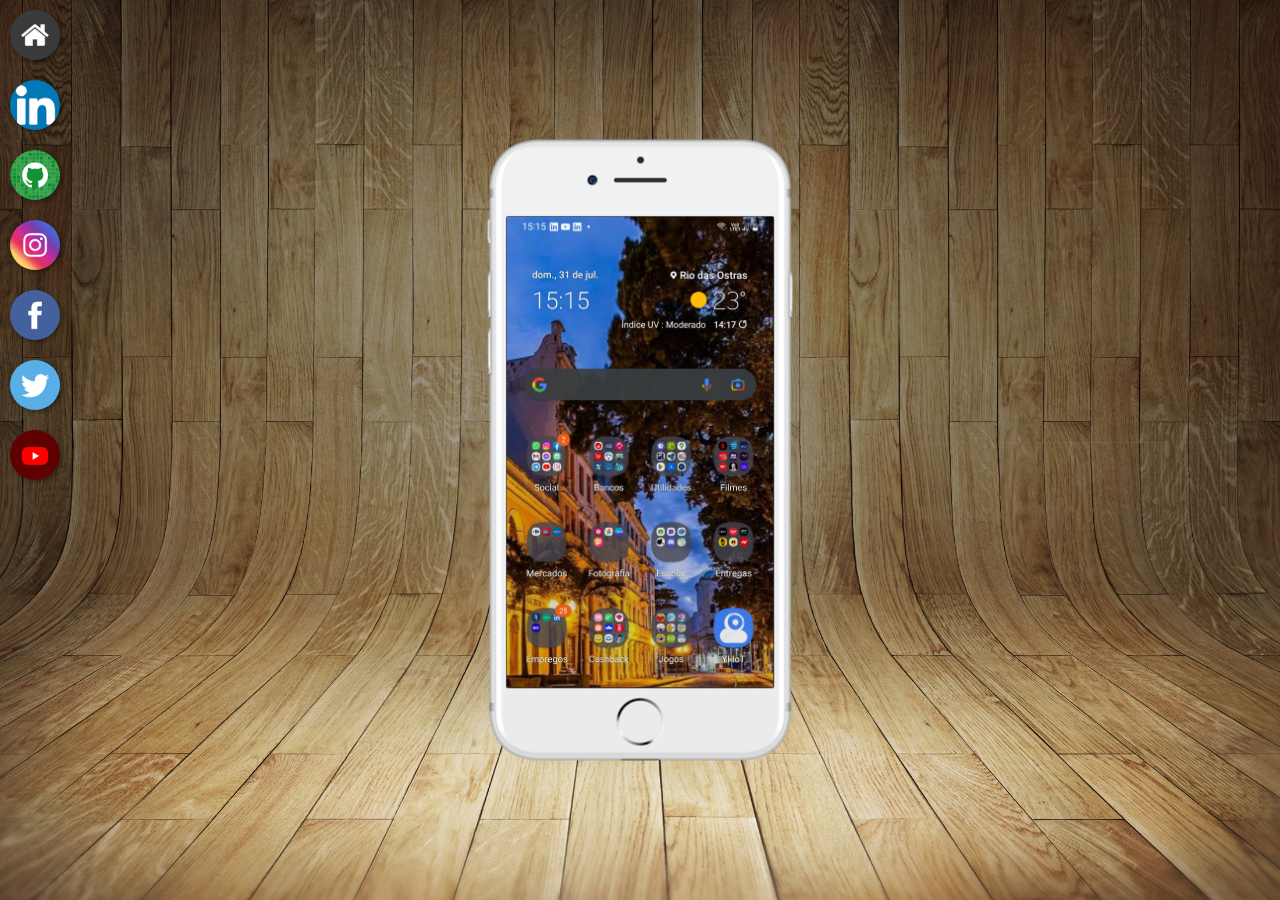
<file: index.html>
<html lang="pt-br">
<head>
    <meta charset="UTF-8">
    <meta http-equiv="X-UA-Compatible" content="IE=edge">
    <meta name="viewport" content="width=device-width, initial-scale=1.0">
    <link rel="shortcut icon" href="imagens/coracao.ico" type="image/x-icon">
    <link rel="stylesheet" href="estilos/style.css">
    <title>Projeto Redes Sociais</title>
</head>
<body>
    <main>
        <section id="telefone">
            <iframe src="home.html" name="tela" id="tela" frameborder="0">Navegador não compatível.</iframe>
        </section>
        <section id="redes-sociais">
            <a href="home.html" target="tela"><img src="imagens/logo-home.jpg" alt="home"></a><br>

            <a href="linkedin.html" target="tela"><img src="imagens/logo-linkedin.png" alt="linkedin"></a><br> 

            <a href="github.html" target="tela"><img src="imagens/logo-github.jpg" alt="github"></a><br>

            <a href="instagram.html" target="tela"><img src="imagens/logo-instagram.jpg" alt="instagram"></a><br>

            <a href="facebook.html" target="tela"><img src="imagens/logo-facebook.jpg" alt="facebook"></a><br>

            <a href="twitter.html" target="tela"><img src="imagens/logo-twitter.jpg" alt="twitter"></a><br>

            <a href="youtube.html" target="tela"><img src="imagens/logo-youtube.jpg" alt="youtube"></a>

        </section>

    </main>
</body>
</html>
</file>
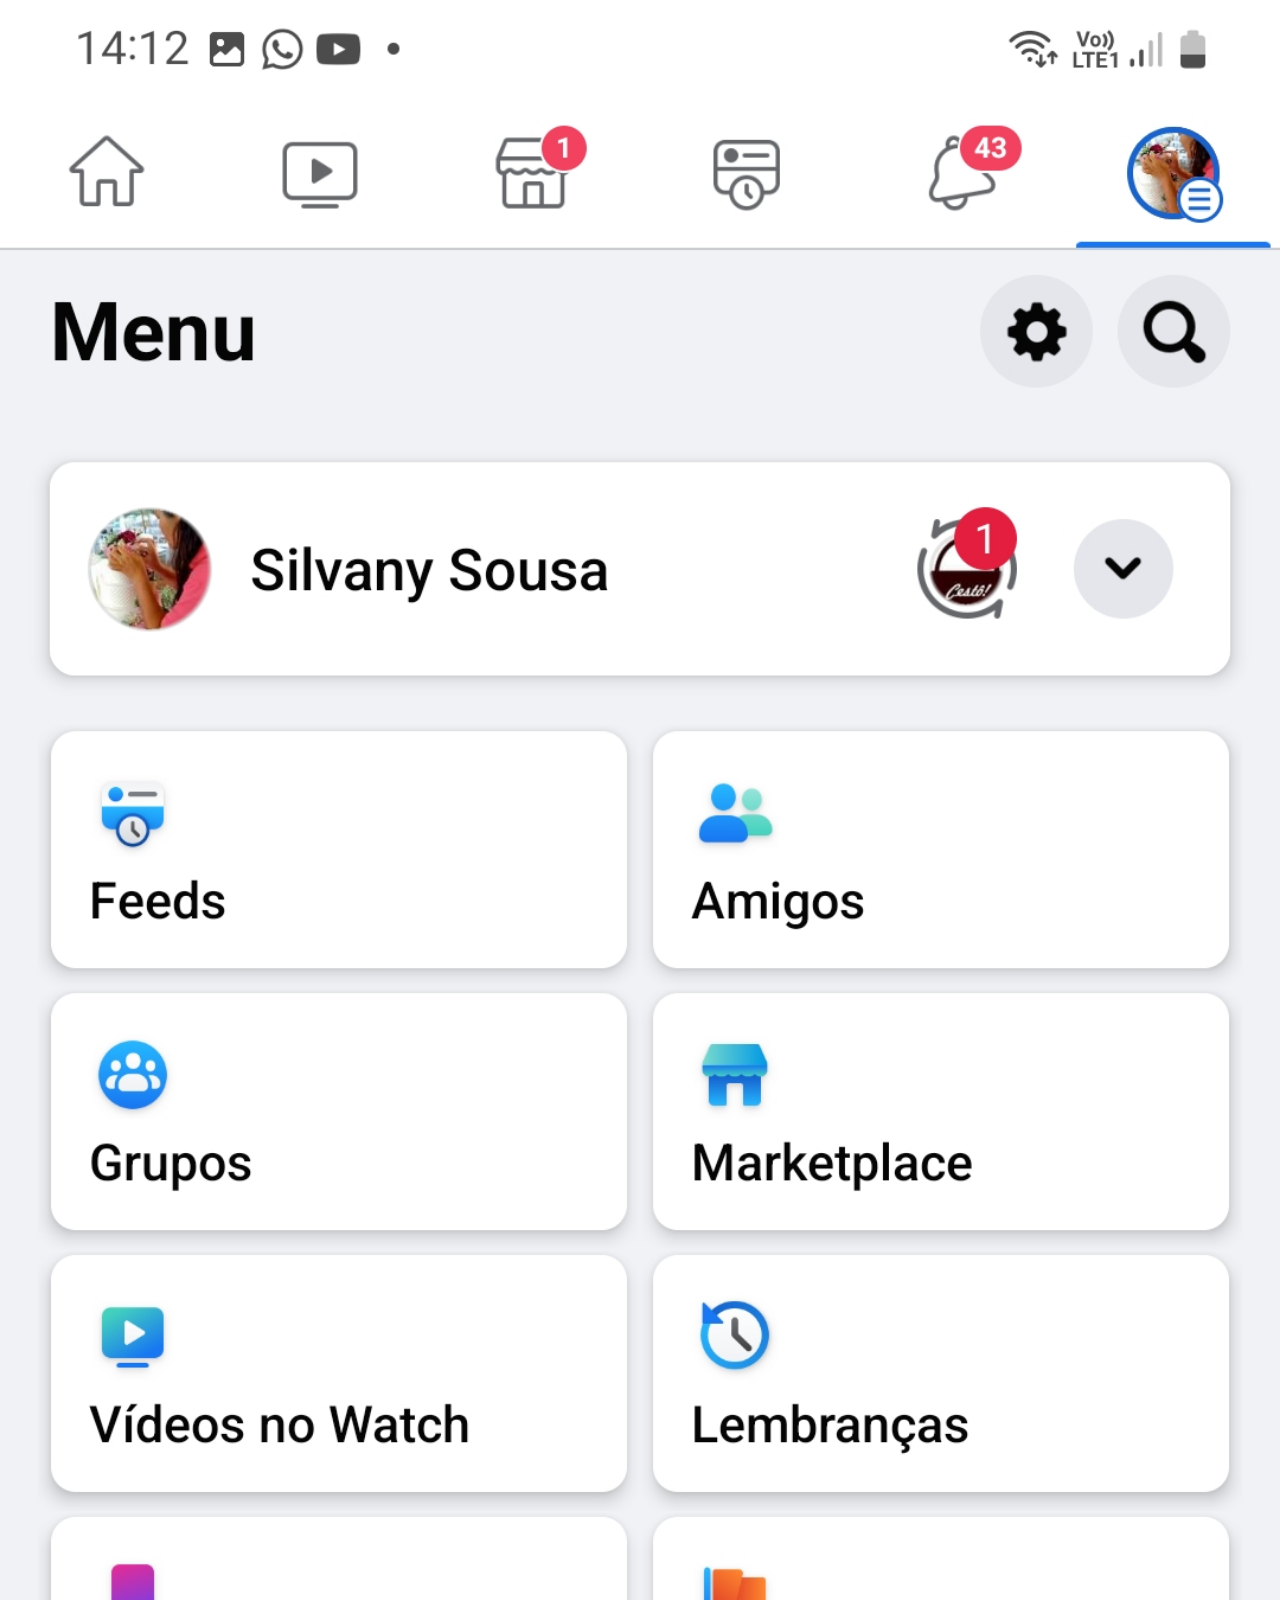
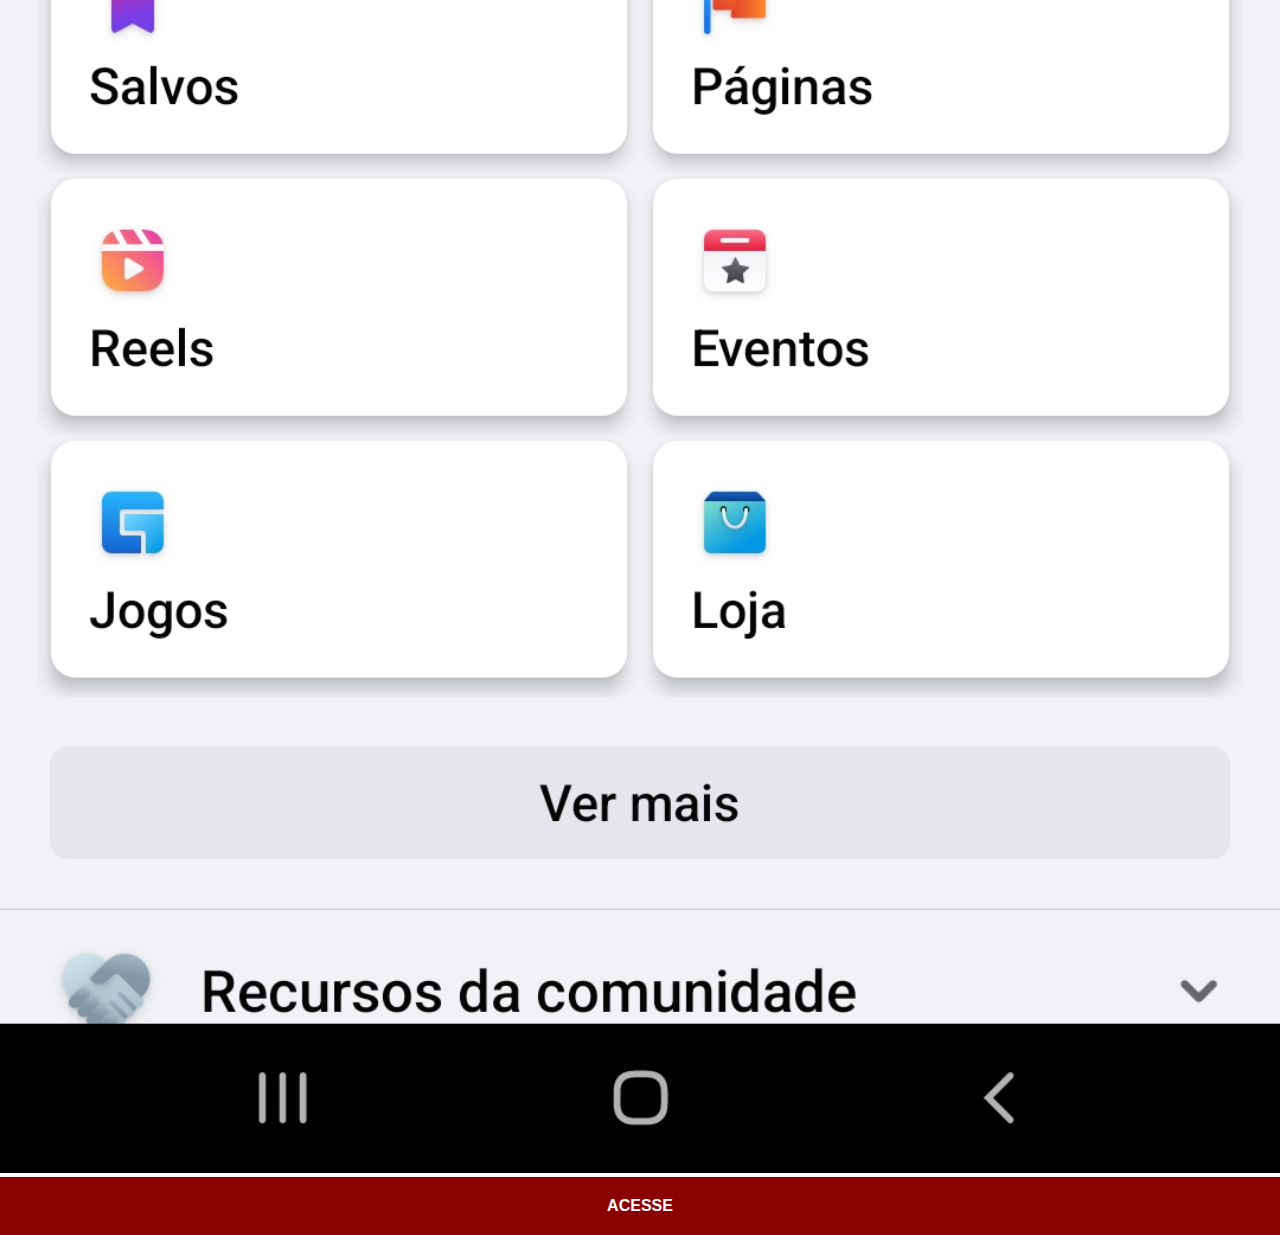
<file: facebook.html>
<!DOCTYPE html>
<html lang="pt-br">
<head>
    <meta charset="UTF-8">
    <meta http-equiv="X-UA-Compatible" content="IE=edge">
    <meta name="viewport" content="width=device-width, initial-scale=1.0">
    <title>Facebook</title>
    <link rel="stylesheet" href="estilos/social.css">
    
</head>
<body>
    <img src="imagens/telafacebook.jpg" alt="Facebook">
    <a href="https://www.facebook.com" target="_blank">ACESSE</a>
</body>
</html>
</file>
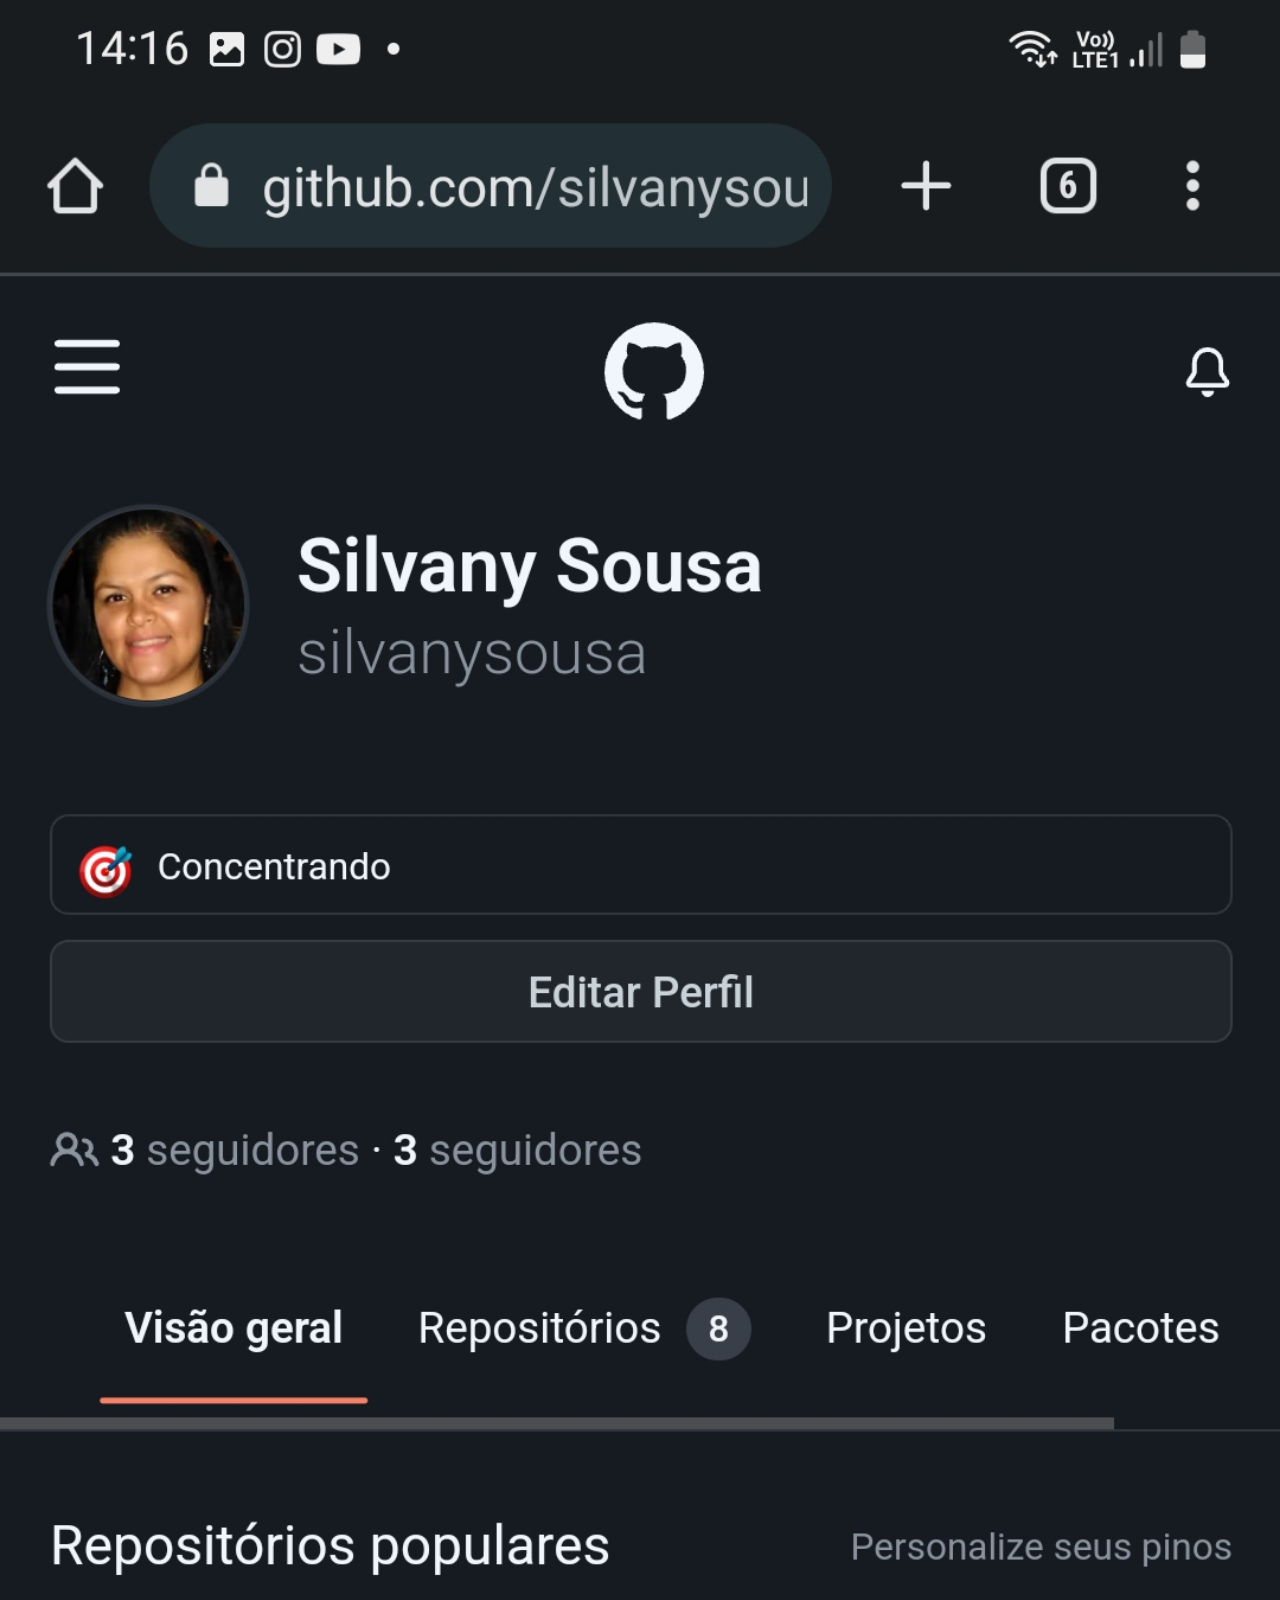
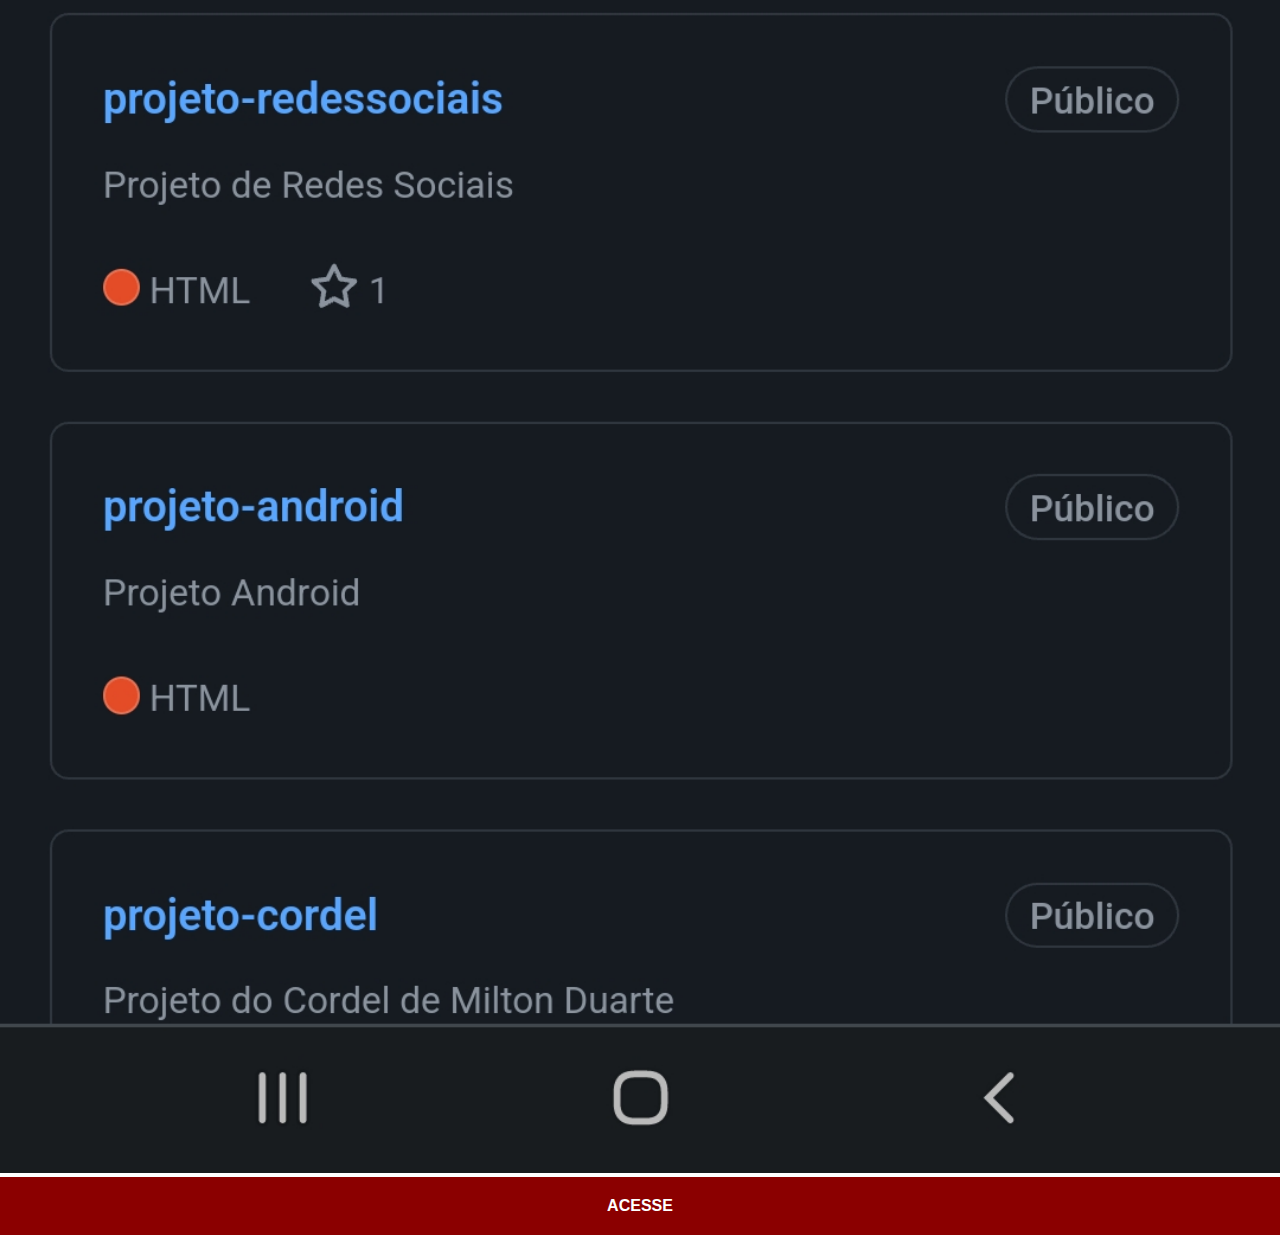
<file: github.html>
<!DOCTYPE html>
<html lang="pt-br">
<head>
    <meta charset="UTF-8">
    <meta http-equiv="X-UA-Compatible" content="IE=edge">
    <meta name="viewport" content="width=device-width, initial-scale=1.0">
    <title>GitHub</title>
    <link rel="stylesheet" href="estilos/social.css">
    
</head>
<body>
    <img src="imagens/telagithub.jpg" alt="Github">
    <a href="https://www.github.com/silvanysousa" target="_blank">ACESSE</a>
</body>
</html>
</file>
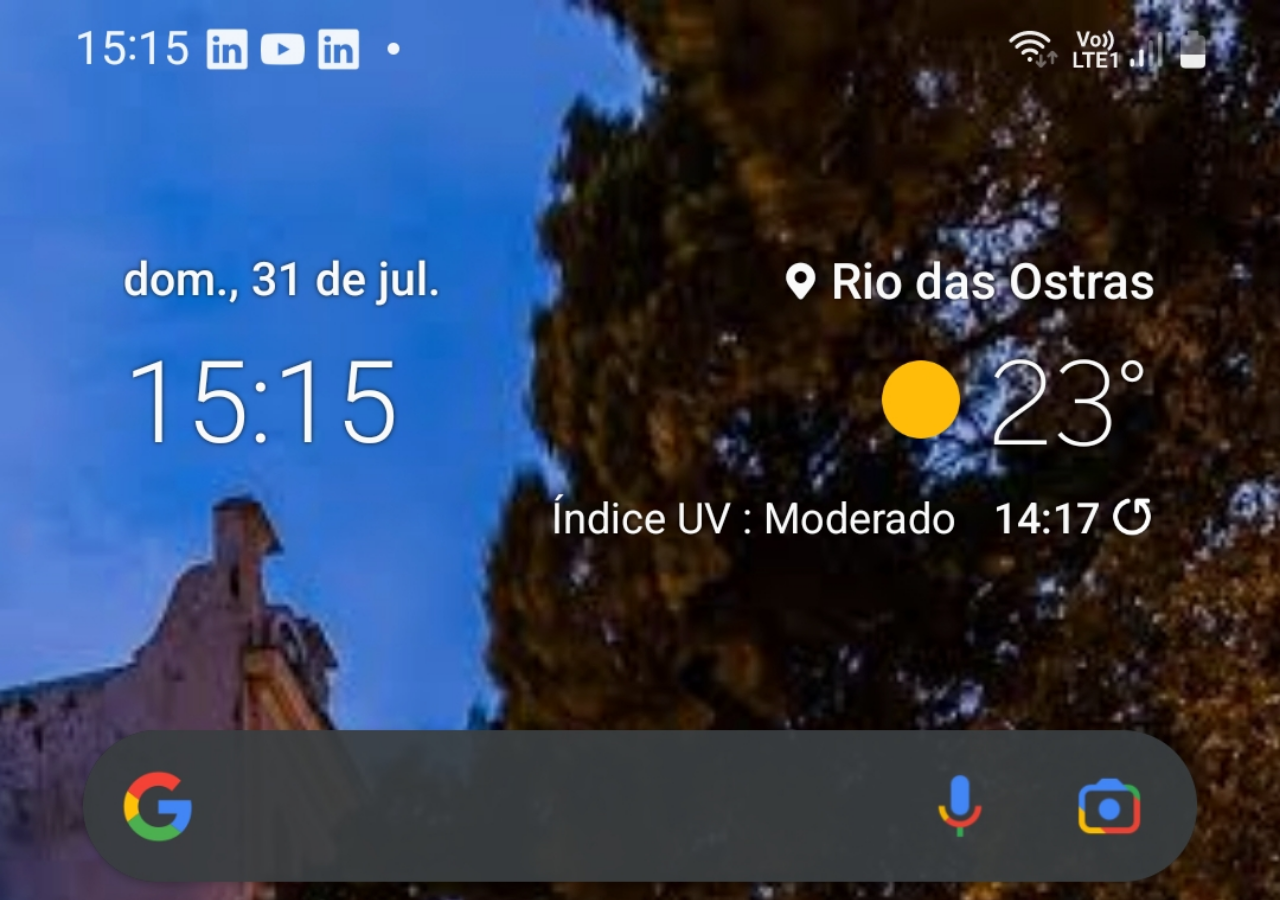
<file: home.html>
<html lang="pt-br">
<head>
    <meta charset="UTF-8">
    <meta http-equiv="X-UA-Compatible" content="IE=edge">
    <meta name="viewport" content="width=device-width, initial-scale=1.0">
    <title>Home</title>
</head>
<style>
    * {
        margin: 0px;
        padding: 0px;
    }

    body {
        width: 100vw;
        height: 100vh;
        background: black url('imagens/telahome.jpg') no-repeat top center;
        background-size: cover;
    }
</style>
<body>
    
</body>
</html>
</file>
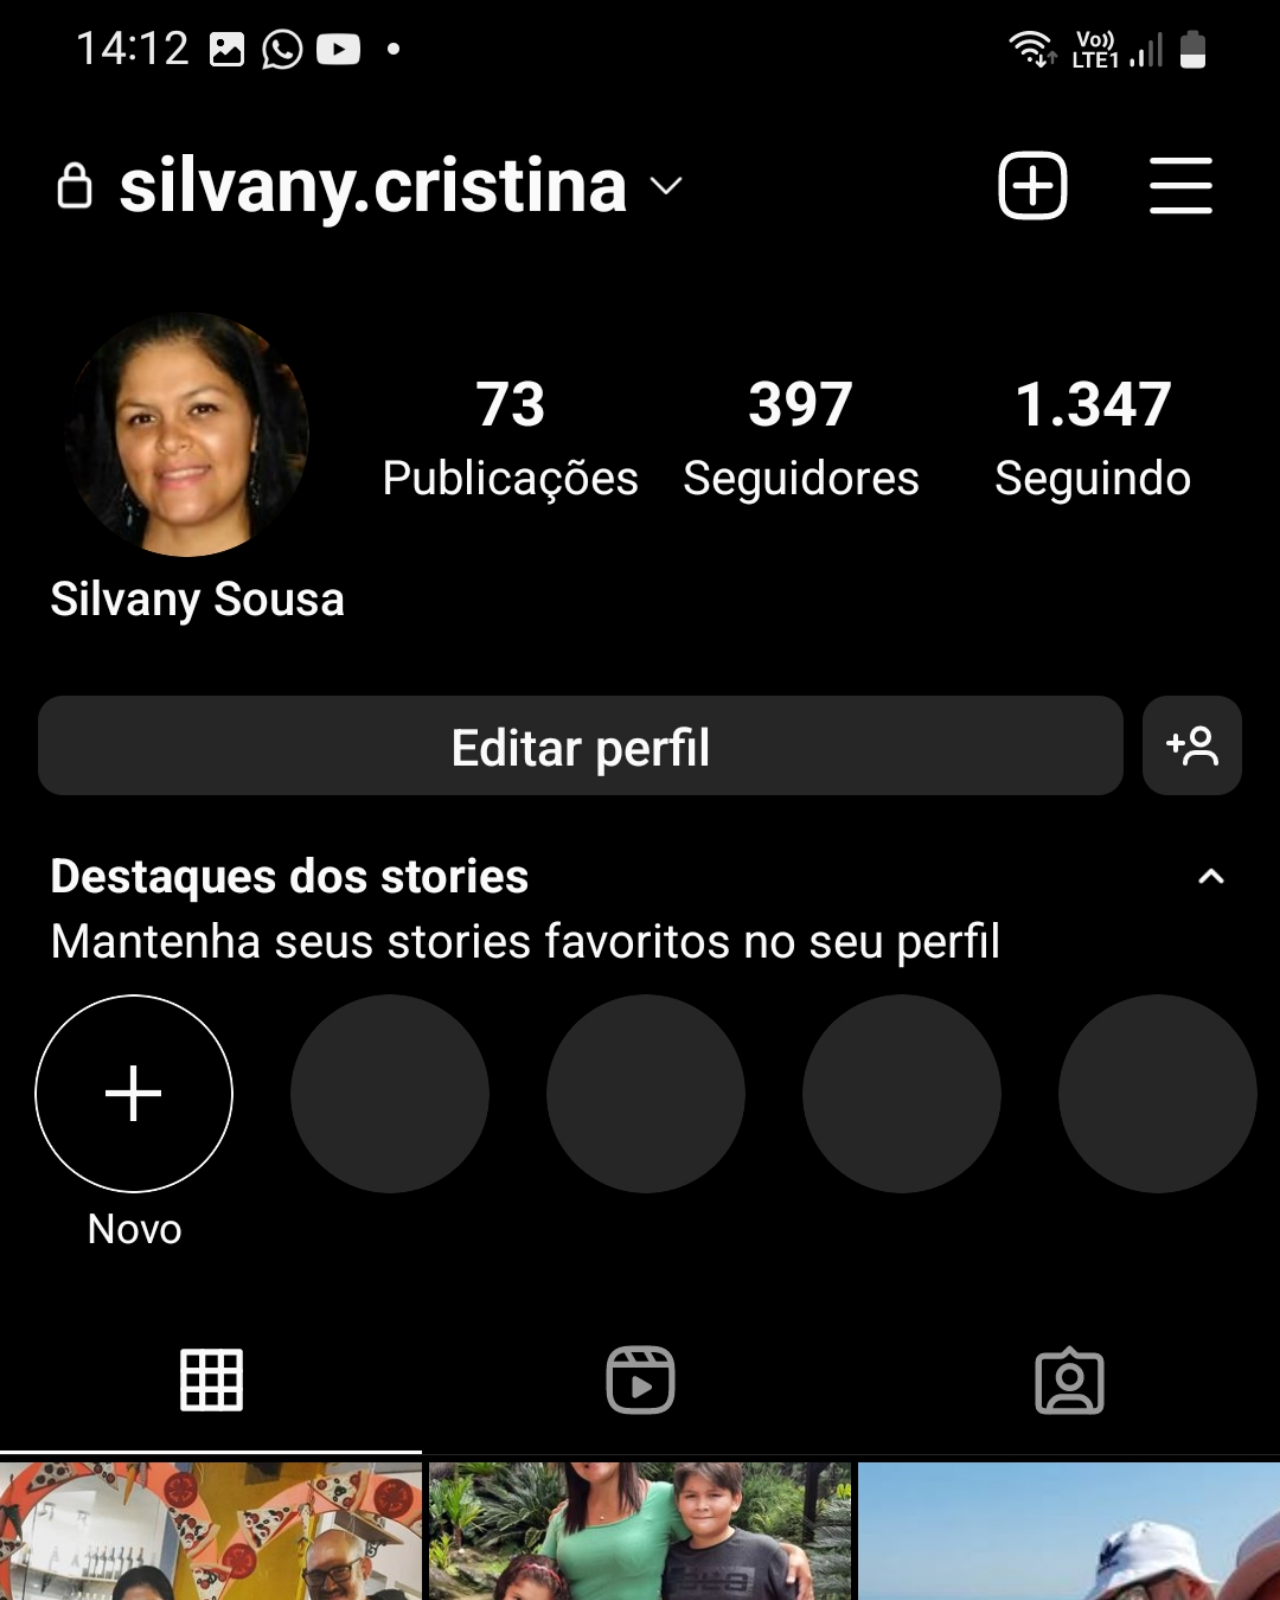
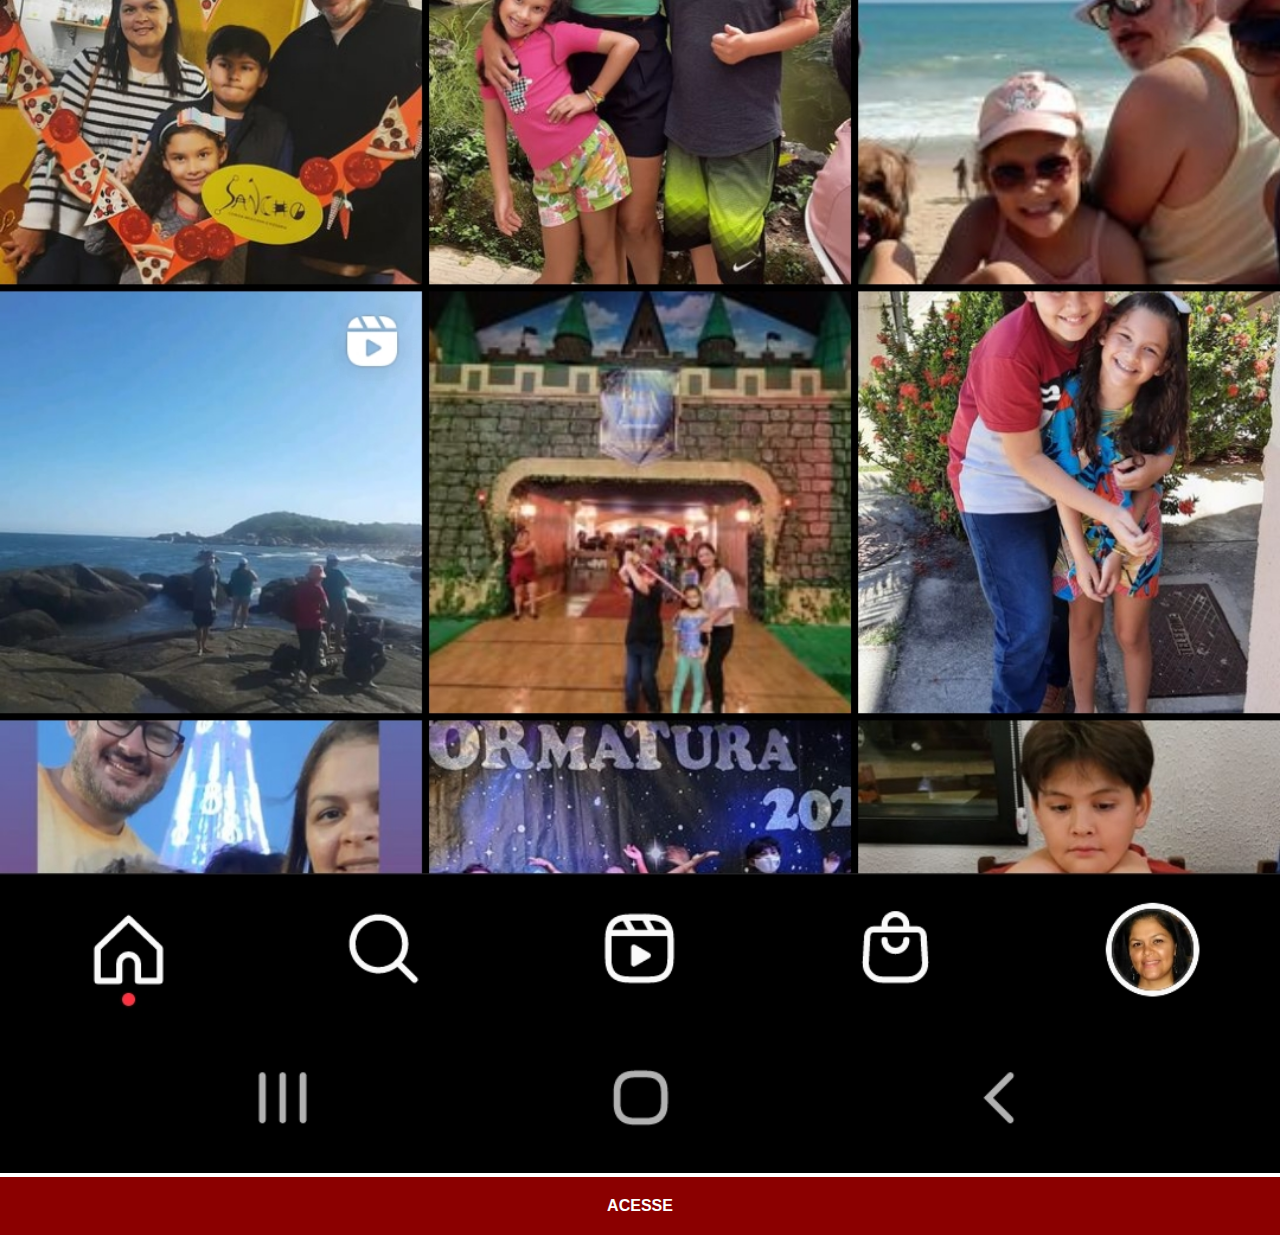
<file: instagram.html>
<!DOCTYPE html>
<html lang="pt-br">
<head>
    <meta charset="UTF-8">
    <meta http-equiv="X-UA-Compatible" content="IE=edge">
    <meta name="viewport" content="width=device-width, initial-scale=1.0">
    <title>Instagram</title>
    <link rel="stylesheet" href="estilos/social.css">
    
</head>
<body>
    <img src="imagens/telainstagram.jpg" alt="Instagram">
    <a href="https://www.instagram.com/silvany.cristina" target="_blank">ACESSE</a>
</body>
</html>
</file>
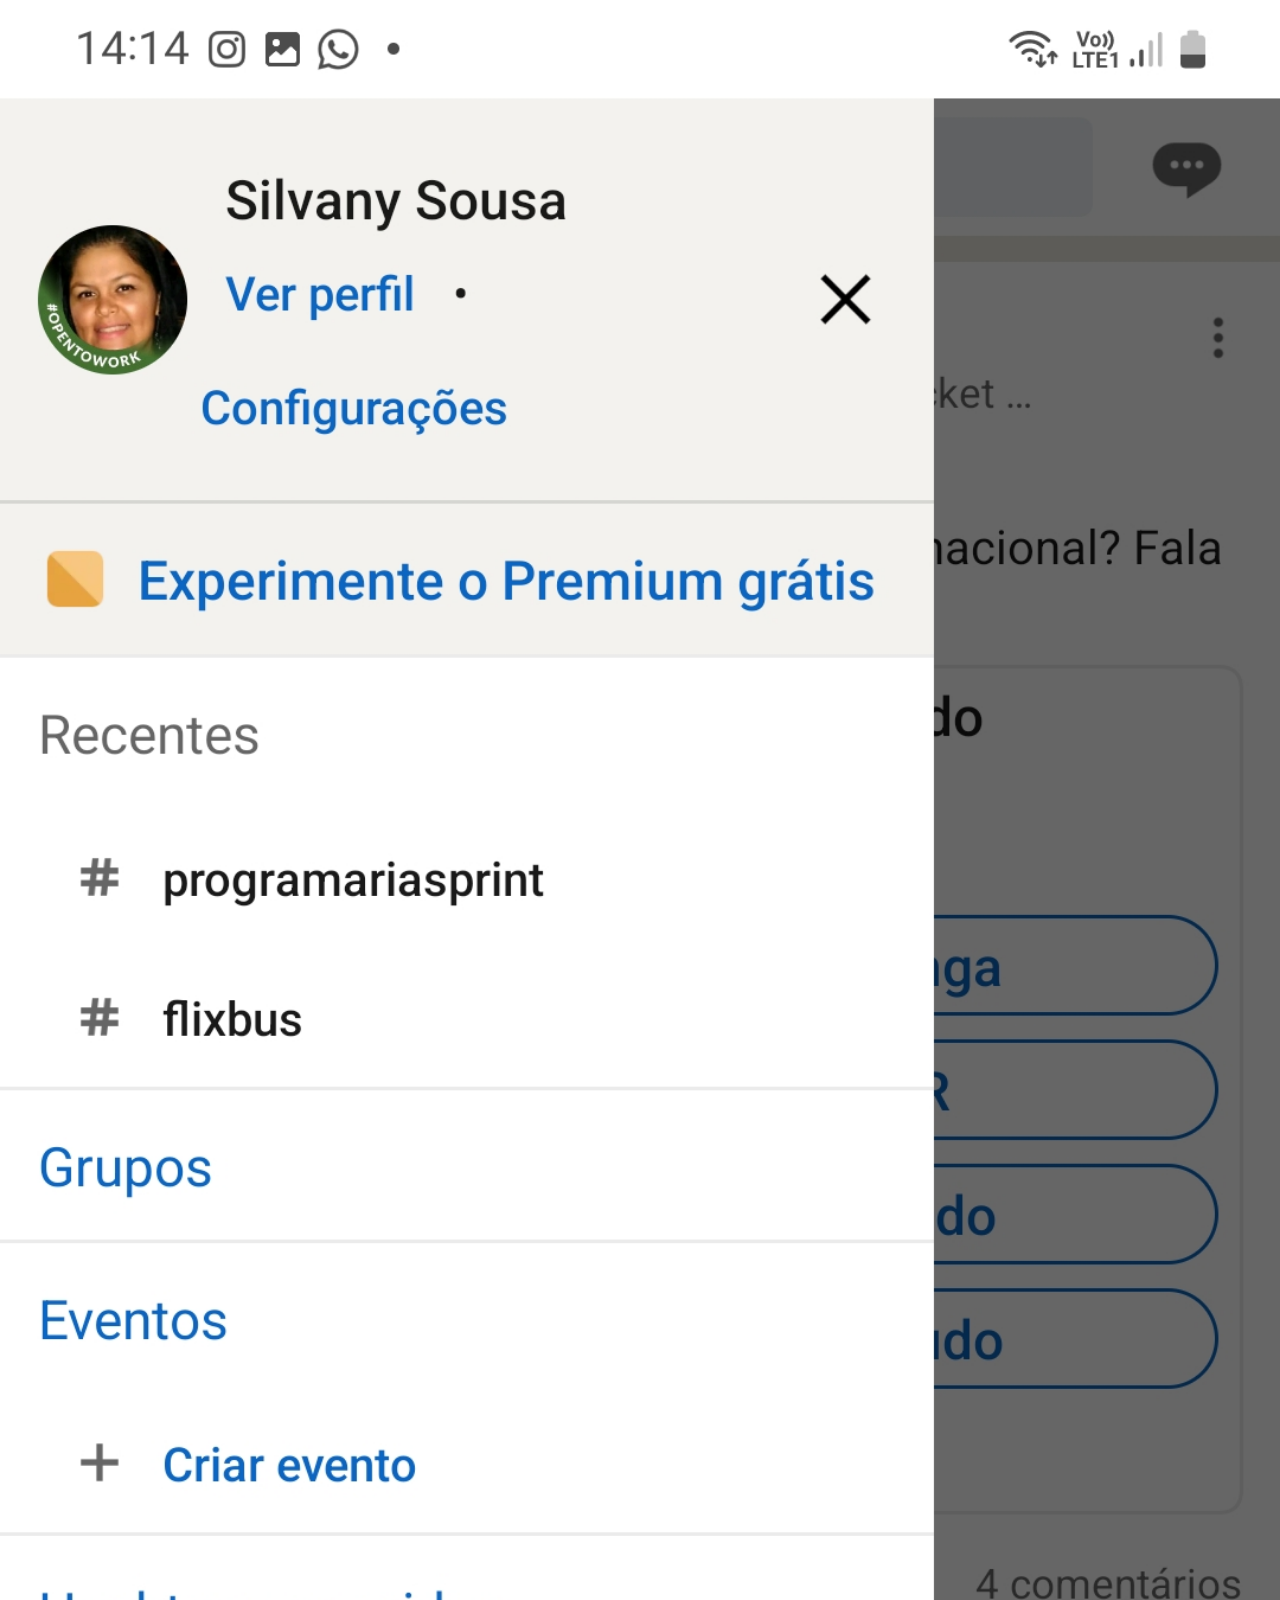
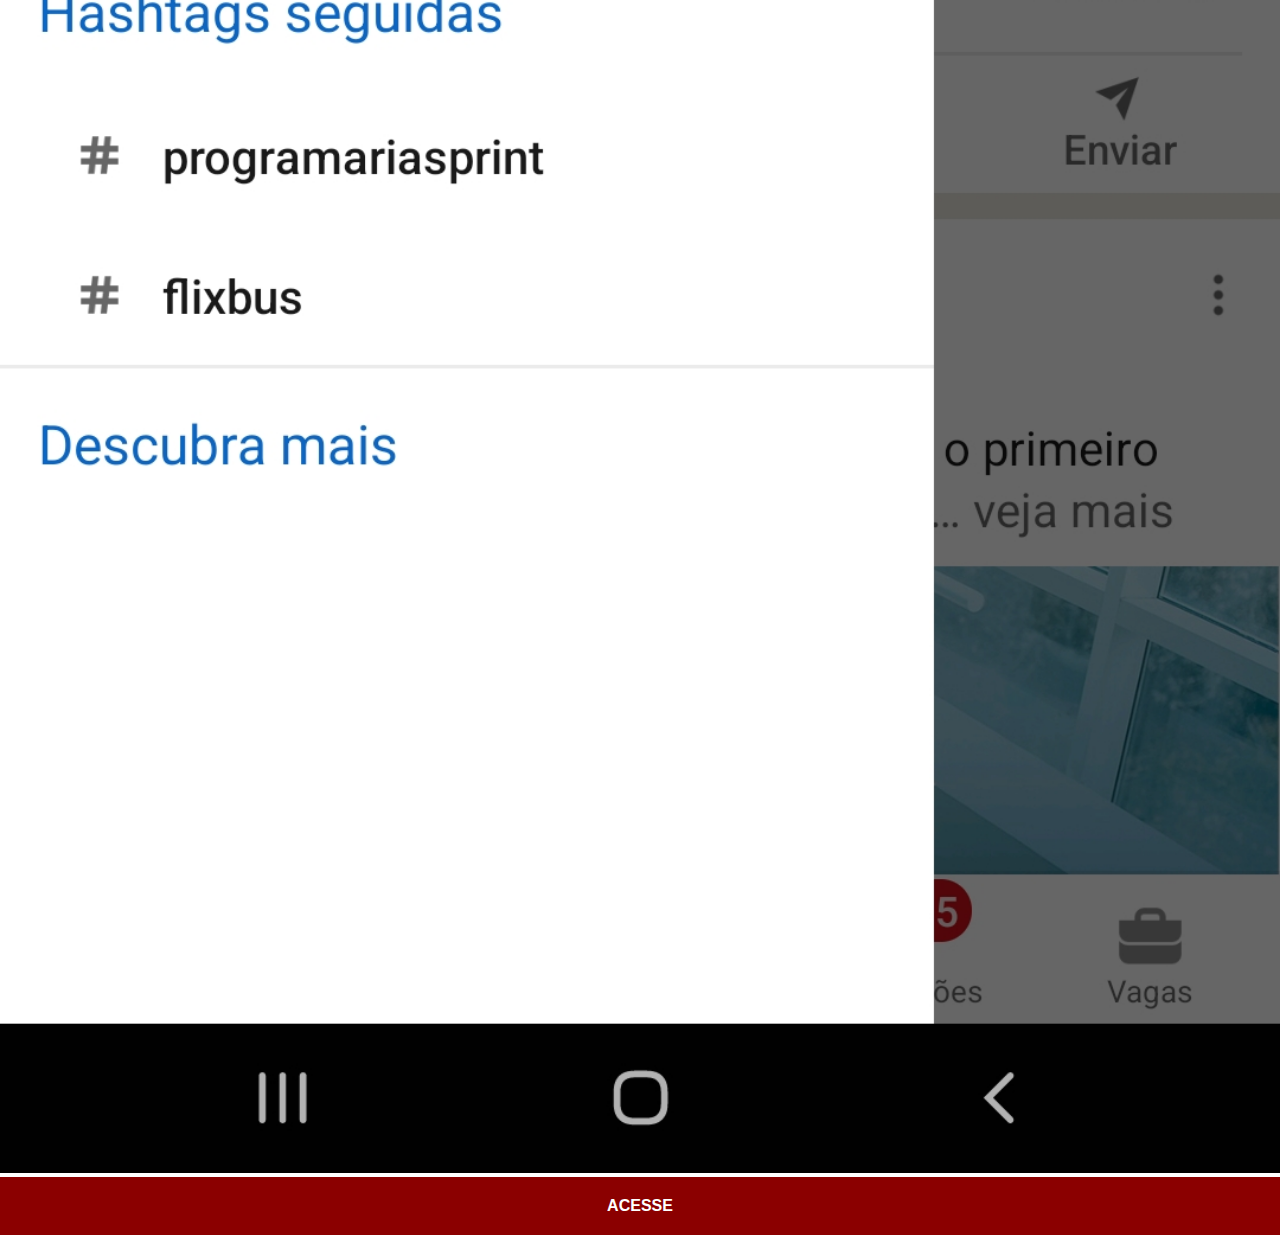
<file: linkedin.html>
<!DOCTYPE html>
<html lang="pt-br">
<head>
    <meta charset="UTF-8">
    <meta http-equiv="X-UA-Compatible" content="IE=edge">
    <meta name="viewport" content="width=device-width, initial-scale=1.0">
    <title>Linkedin</title>
    <link rel="stylesheet" href="estilos/social.css">
    
</head>
<body>
    <img src="imagens/telalinkedin.jpg" alt="Linkedin">
    <a href="https://www.linkedin.com/in/silvany-sousa" target="_blank">ACESSE</a>
</body>
</html>
</file>
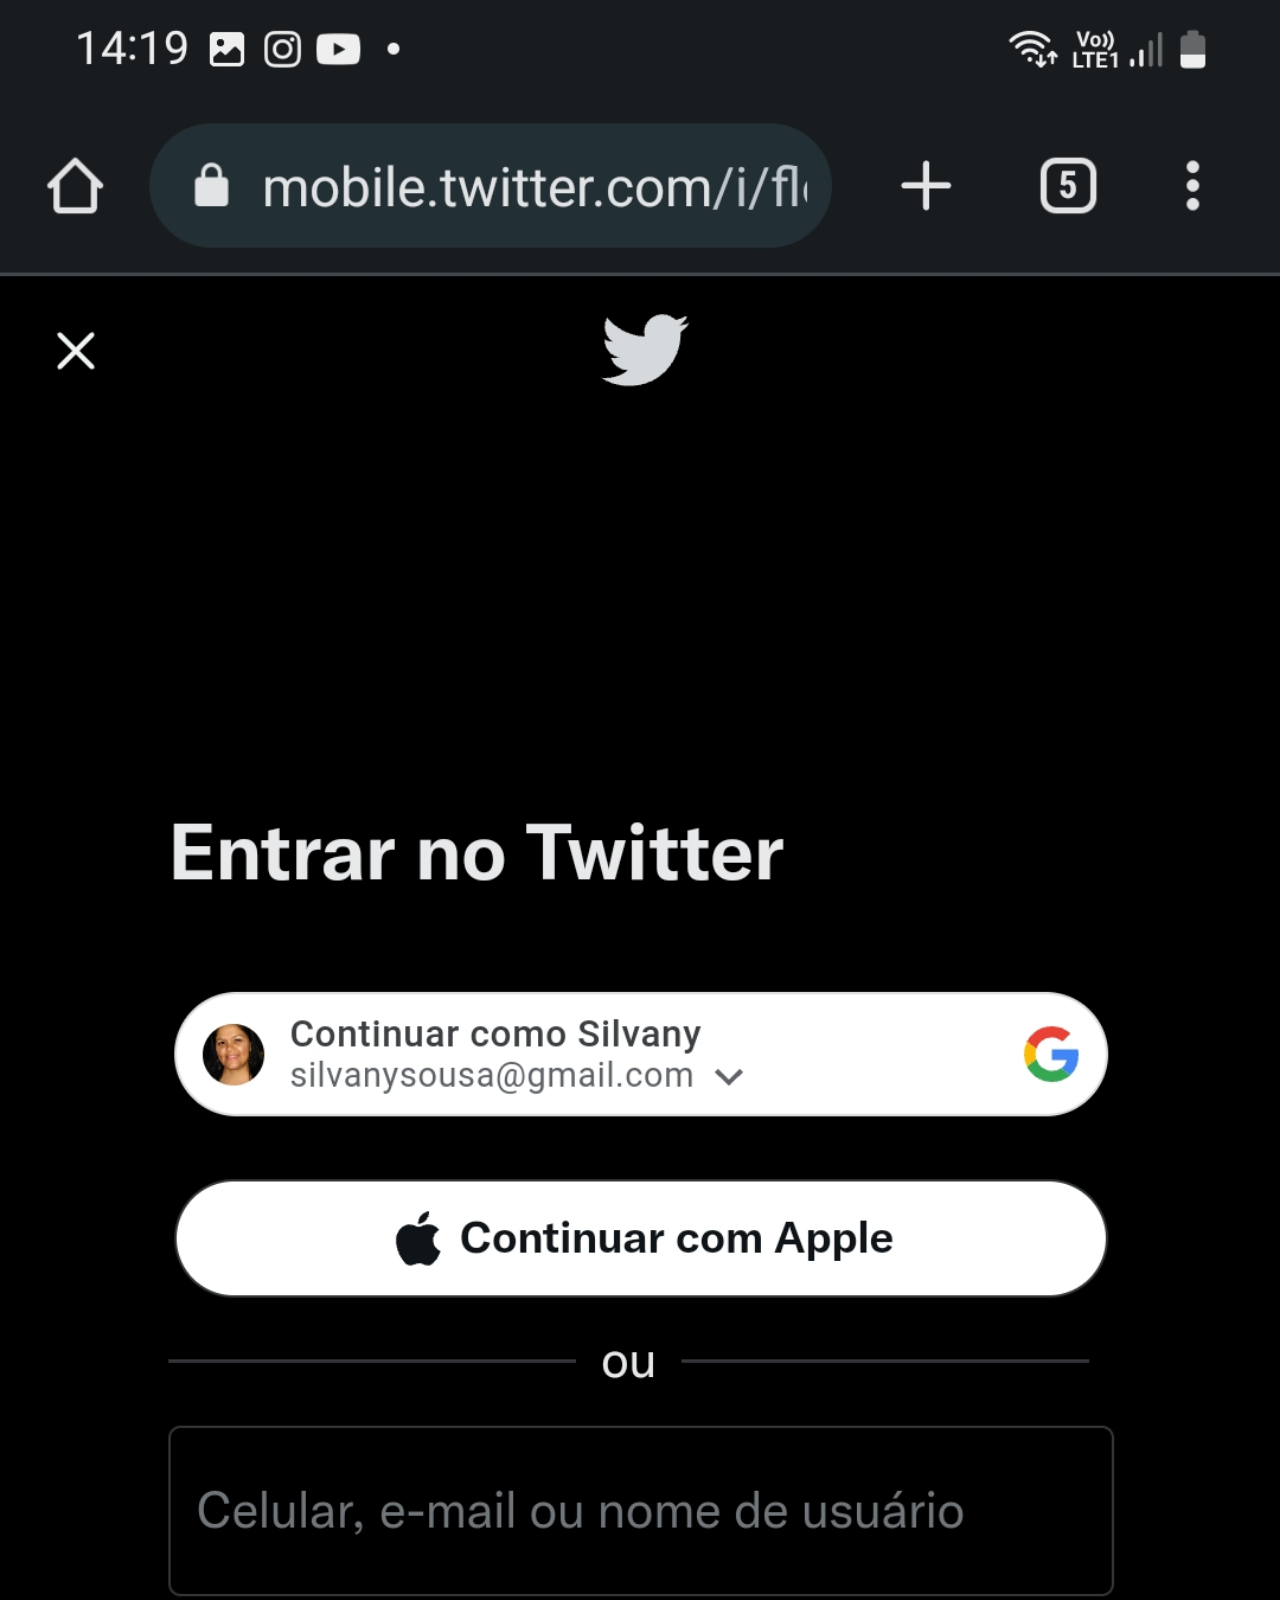
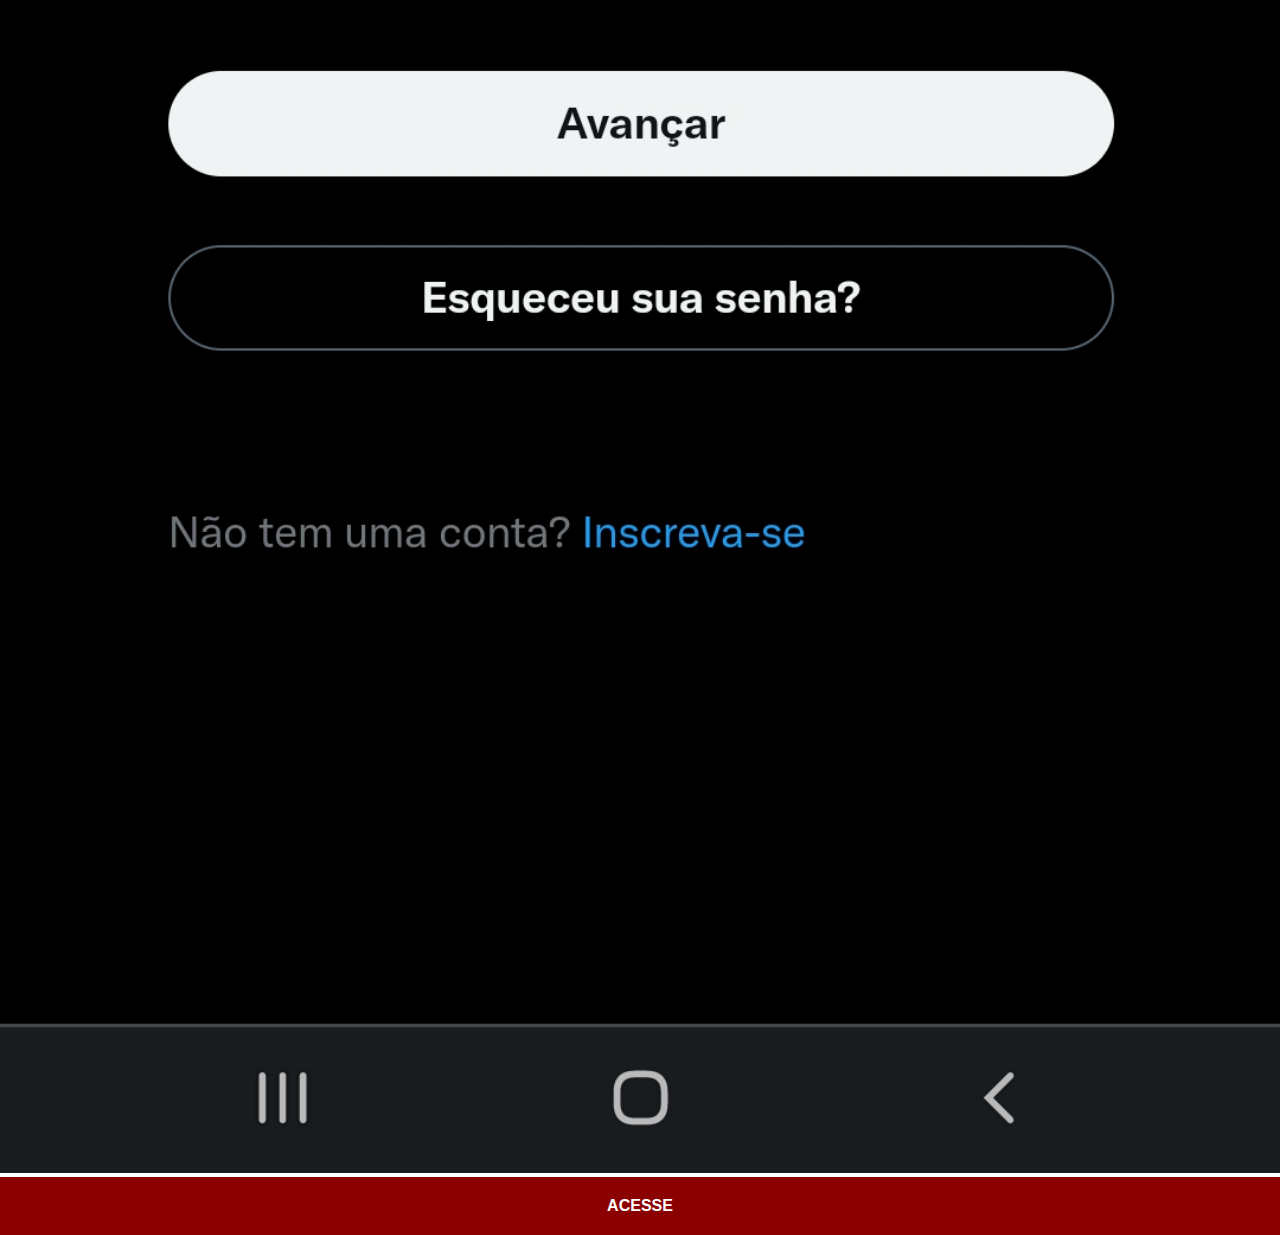
<file: twitter.html>
<!DOCTYPE html>
<html lang="pt-br">
<head>
    <meta charset="UTF-8">
    <meta http-equiv="X-UA-Compatible" content="IE=edge">
    <meta name="viewport" content="width=device-width, initial-scale=1.0">
    <title>Twitter</title>
    <link rel="stylesheet" href="estilos/social.css">
    
</head>
<body>
    <img src="imagens/telatwitter.jpg" alt="Twitter">
    <a href="https://www.twitter.com" target="_blank">ACESSE</a>
</body>
</html>
</file>
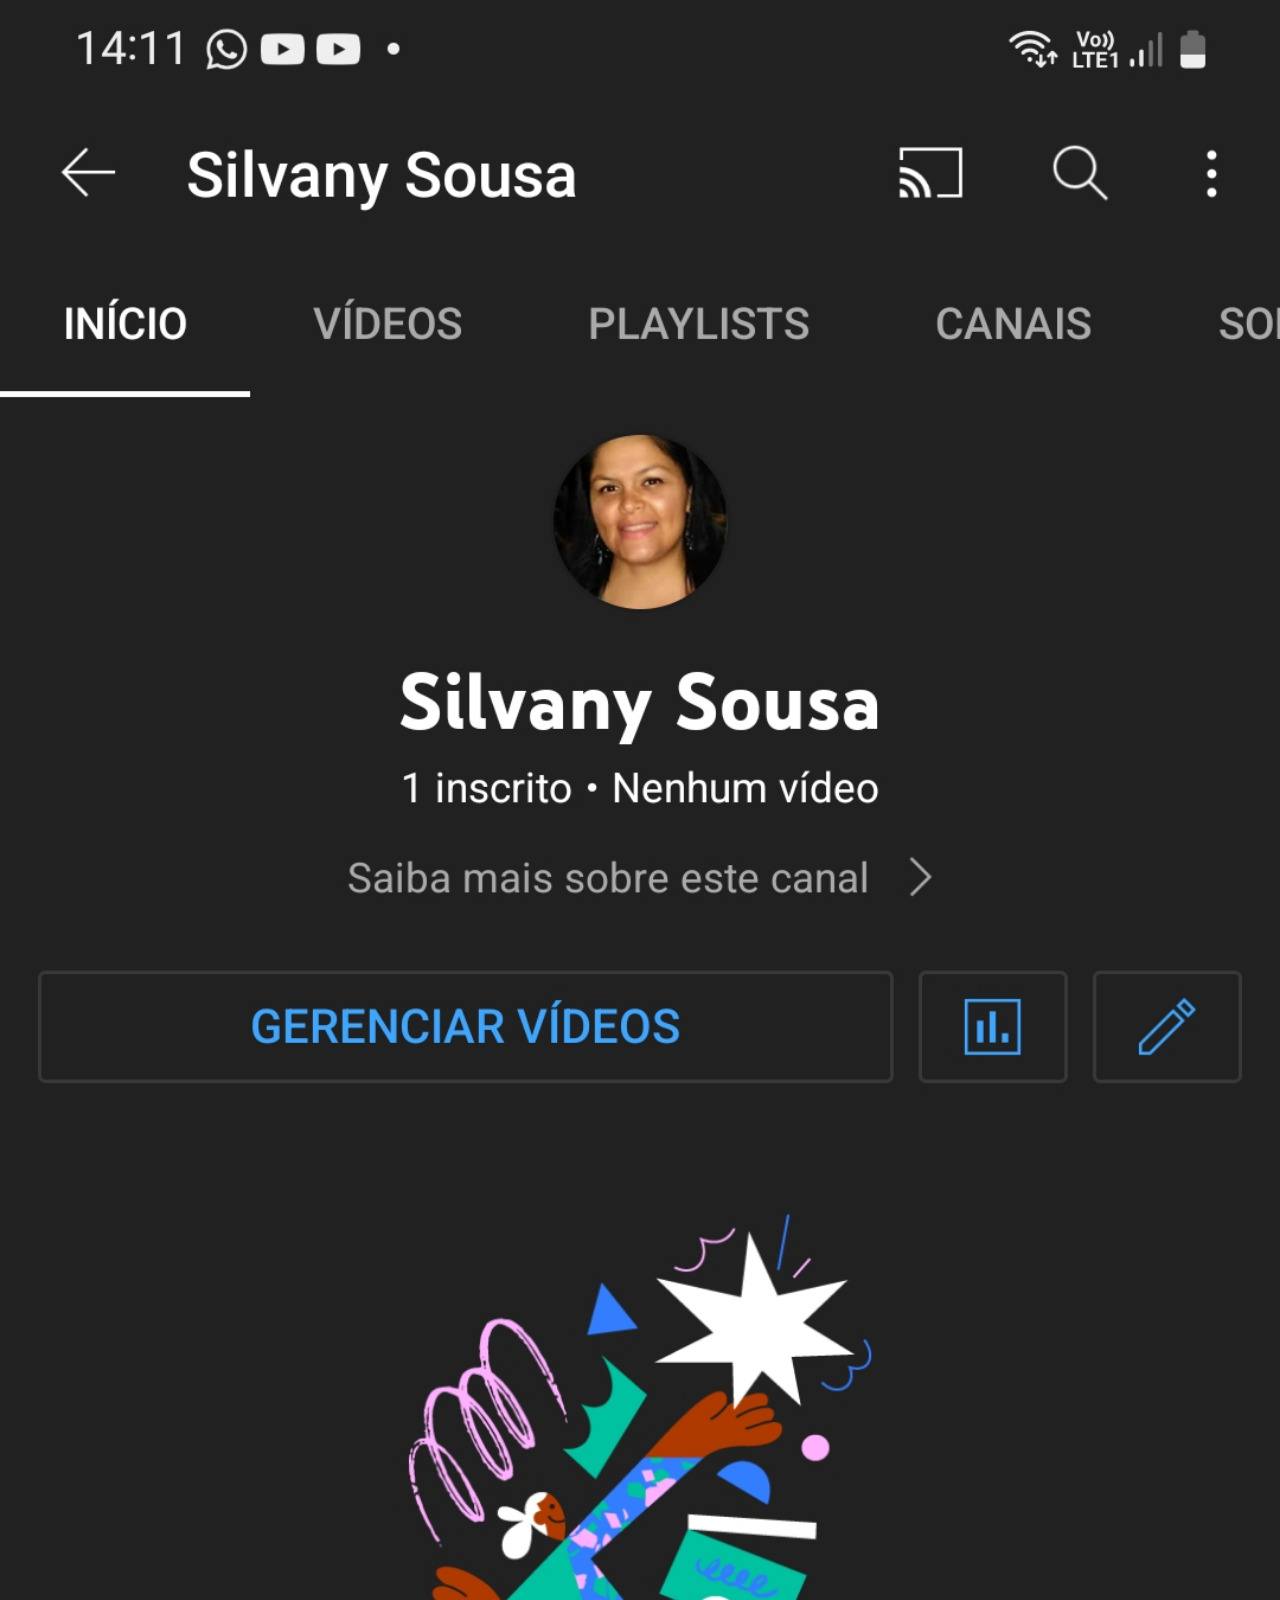
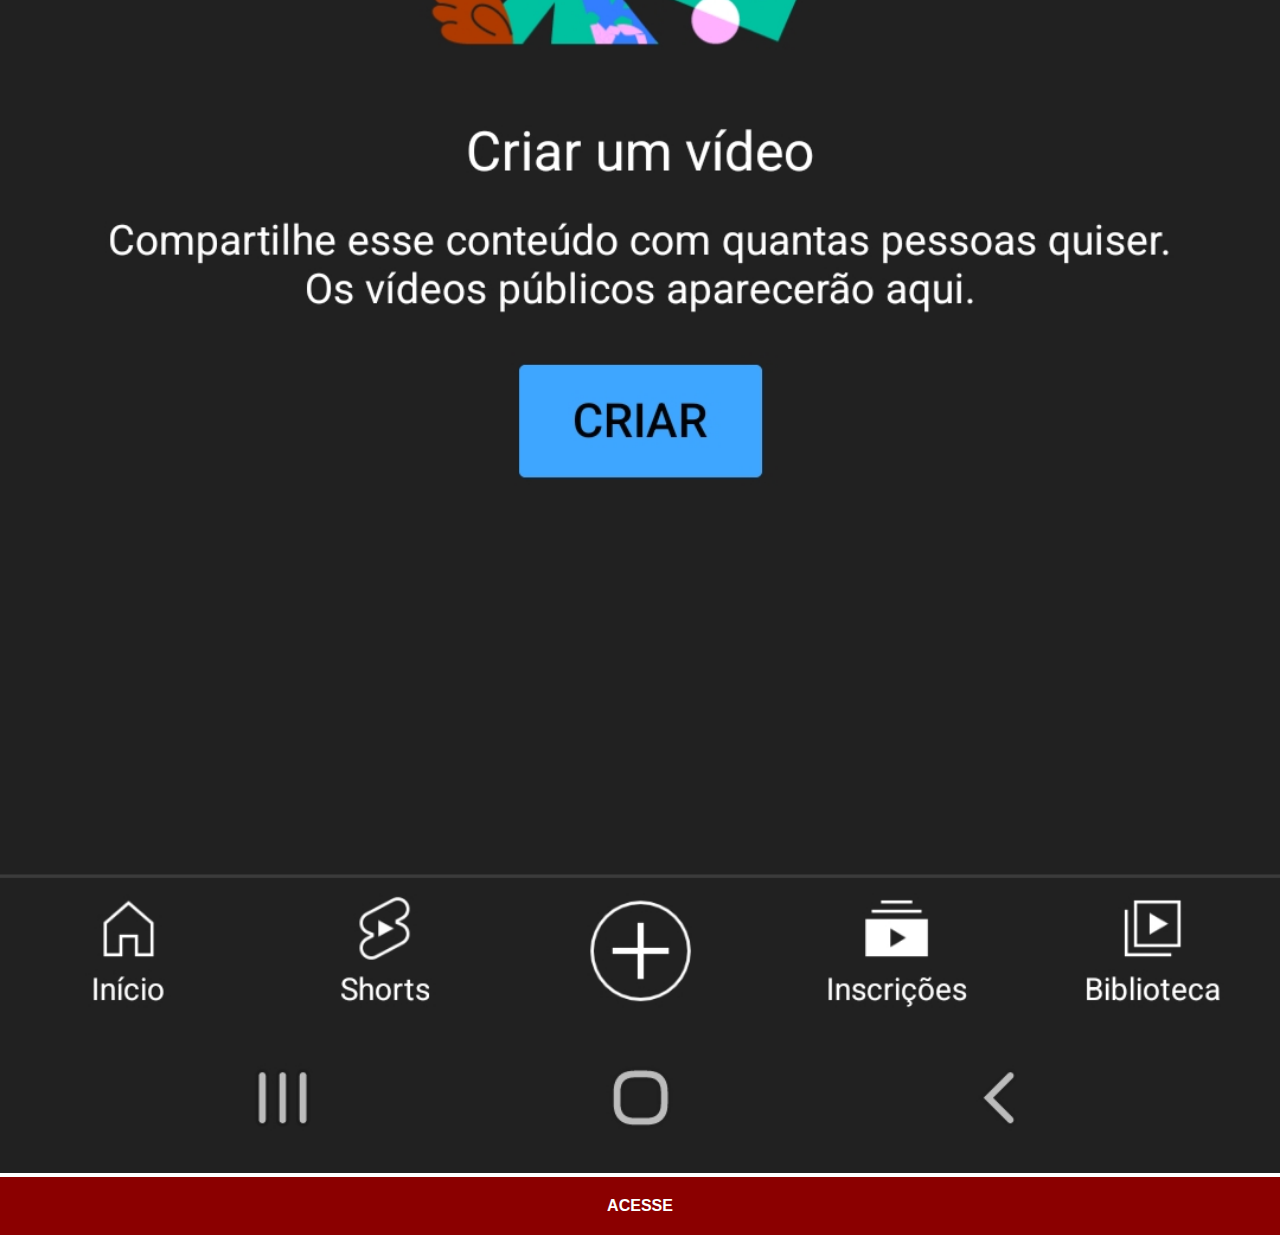
<file: youtube.html>
<!DOCTYPE html>
<html lang="pt-br">
<head>
    <meta charset="UTF-8">
    <meta http-equiv="X-UA-Compatible" content="IE=edge">
    <meta name="viewport" content="width=device-width, initial-scale=1.0">
    <title>YouTube</title>
    <link rel="stylesheet" href="estilos/social.css">
    
</head>
<body>
    <img src="imagens/telayoutube.jpg" alt="YouTube">
    <a href="https://www.youtube.com/user/silvanysousa" target="_blank">ACESSE</a>
</body>
</html>
</file>
<file: estilos/style.css>
@charset "UTF-8";

* {
    margin: 0px;
    padding: 0px;
    font-family: Arial, Helvetica, sans-serif;
}

html, body {
    height: 100vh;
    width: 100vw;
    
}

body {
    background: url('../imagens/fundo-madeira.jpg');
    background-size: cover;
    background-attachment: fixed;
}

main {
    height: 100vh;
    position: relative;
}

section#telefone {
    position: absolute;
    top: 50%;
    left: 50%;
    transform: translate(-50%, -50%);

    height: 627px;
    width: 311px;
    background: url('../imagens/frame-iphone.png') no-repeat;
}

iframe#tela {
    position: relative;
    top: 80px;
    left: 22px;
    width: 267px;
    height: 471px;
}

section#redes-sociais img {
    width: 50px;
    margin: 10px;
    border-radius: 50%;
    box-shadow: 2px 2px 5px rgba(0, 0, 0, 0.400);
    box-sizing: border-box;
}

section#redes-sociais img:hover {
    border: 2px solid rgba(255, 255, 255, 0.61);
    transform: translate(-4px, -4px);
    box-shadow: 5px 5px 10px rgba(0, 0, 0, 0.61);
    transition: transform .3s, border 1s;
}
</file>
<file: estilos/social.css>
@charset "UTF-8";

        * {
            margin: 0px;
            padding: 0px;
            font-family: Arial, Helvetica, sans-serif;
        }

        ::-webkit-scrollbar {
            width: 0px;
            height: 0px;
        }

        img {
            width: 100vw;
        }

        a {
            display: block;
            background-color: darkred;
            color: white;
            padding: 20px;
            text-align: center;
            font-weight: bolder;
            text-decoration: none;
        }

        a:hover {
            background-color: red;
        }
</file>
